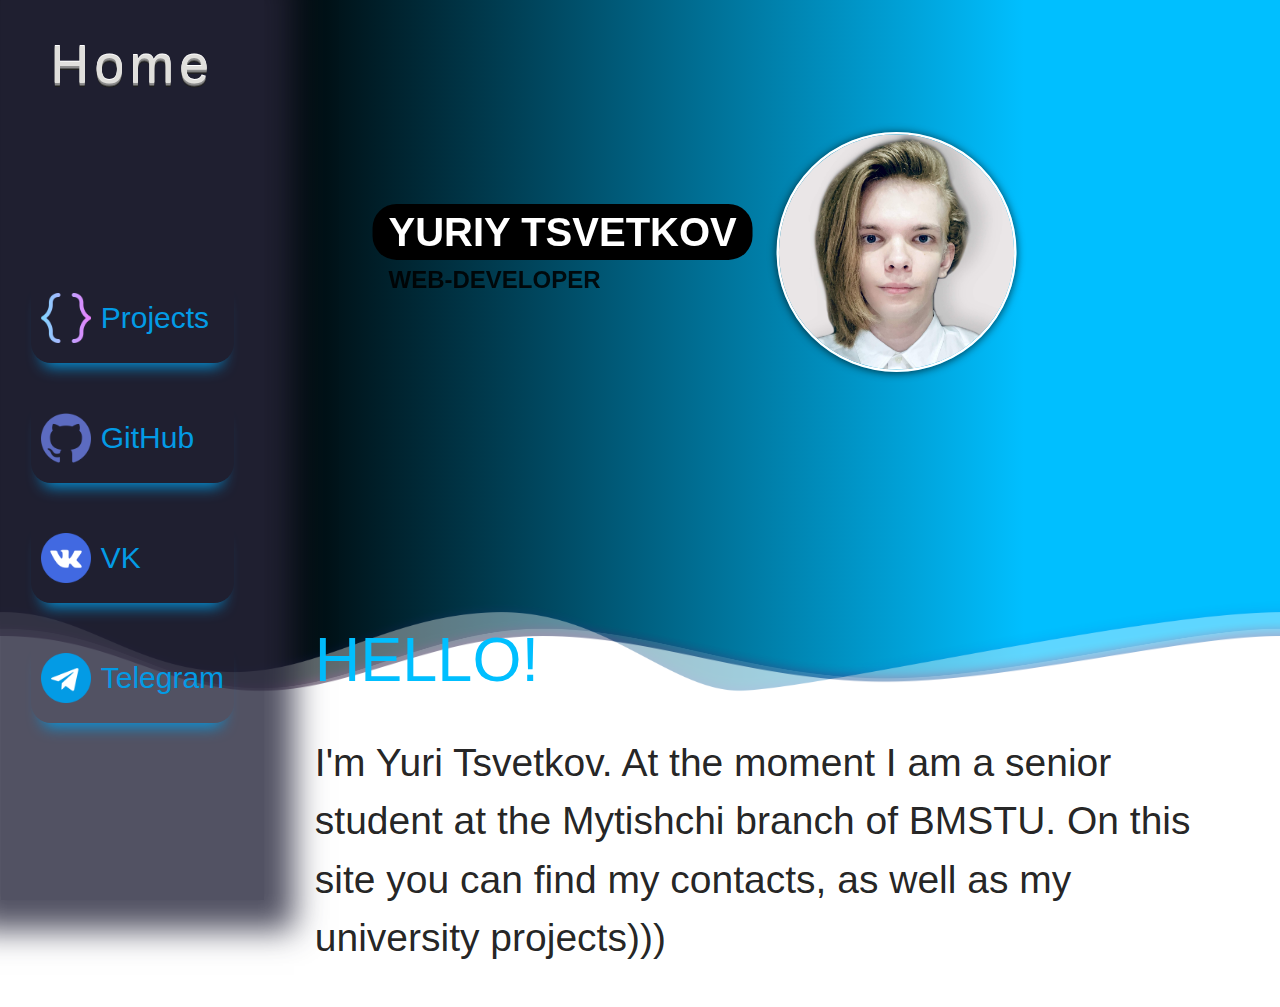
<file: spo_10/index.html>
<!DOCTYPE html>
<html lang="en">
<head>
    <meta charset="UTF-8">
    <title>UriStrix web-page</title>
</head>
<body>
<link rel="stylesheet" type="text/css" href="style.css">
<link rel="stylesheet" href="https://cdnjs.cloudflare.com/ajax/libs/materialize/1.0.0/css/materialize.min.css">

    <div class="waveWrapper waveAnimation">
        <div class="waveWrapperInner bgTop">
            <div class="wave waveTop" style="background-image: url('img/wave-top.png')"></div>
        </div>
        <div class="waveWrapperInner bgMiddle">
            <div class="wave waveMiddle" style="background-image: url('img/wave-mid.png')"></div>
        </div>
        <div class="waveWrapperInner bgBottom">
            <div class="wave waveBottom" style="background-image: url('img/wave-bot.png')"></div>
        </div>
    </div>

    <div class="page">
        <div class="bar">
            <h2 class="home" style="justify-self: center">Home</h2>
            <div style="justify-self: center" >
                <a class="links" href="./projects.html">
                    <div class="flex">
                        <img src="img/programming.png" class="img-link" alt="">
                        Projects
                    </div>
                </a>
                <a class="links" href="https://github.com/Uristrix">
                    <div class="flex">
                        <img src="img/github (1).png" class="img-link" alt="">
                        GitHub
                    </div>
                </a>
                <a class="links" href="https://vk.com/dead_insidicks">
                    <div class="flex">
                        <img src="img/vk (1).png" class="img-link" alt="">
                        VK
                    </div>
                </a>
                <a class="links" href="https://tlgg.ru/UriyTsvetkov">
                    <div class="flex">
                        <img src="img/telegram (1).png" class="img-link" alt="">
                        Telegram
                    </div>
                </a>
            </div>
        </div>


        <div class = "title">
            <div class="texts">
                <div class="text">Yuriy Tsvetkov</div>
                <div class="low">Web-developer</div>
            </div>
            <img class="circle response-img pic" src="img/iam.jpg" alt="">
        </div>

        <div class="info">
            <h1 style="color: deepskyblue">HELLO!</h1>
            <p style="font-size: 1em;">
                I'm Yuri Tsvetkov.
                At the moment I am a senior student at the Mytishchi branch of BMSTU.
                On this site you can find my contacts, as well as my university projects)))
            </p>
        </div>
    </div>

</body>
</html>
</file>
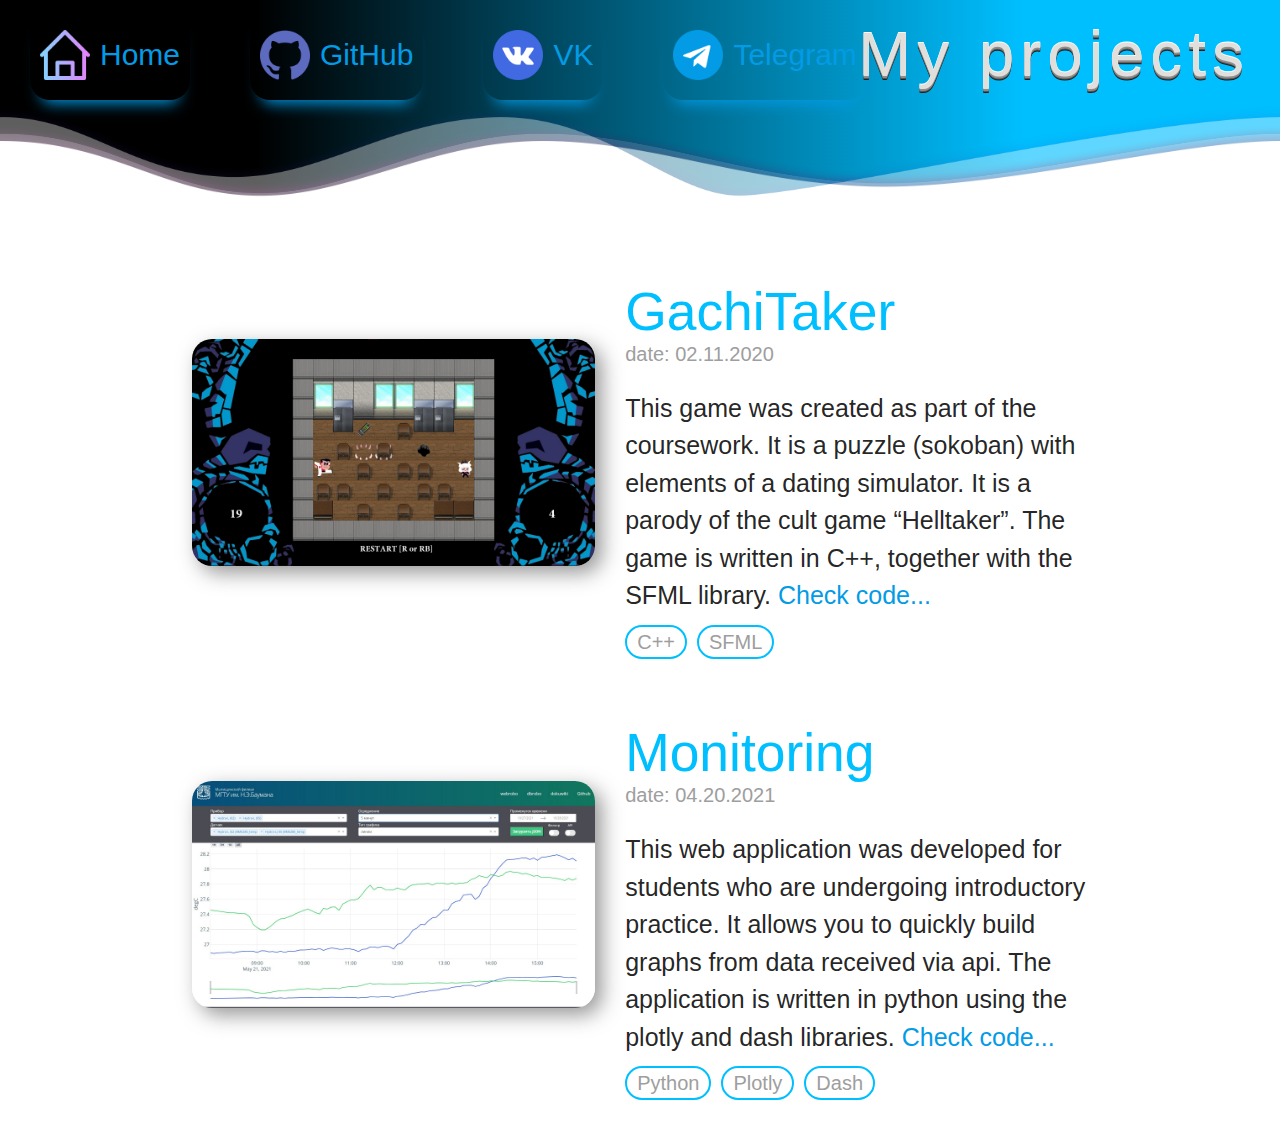
<file: spo_10/projects.html>
<!DOCTYPE html>
<html lang="en">
<head>
    <meta charset="UTF-8">
    <title>UriStrix_Projects</title>
</head>
<body>
<link rel="stylesheet" type="text/css" href="style.css">
<link rel="stylesheet" href="https://cdnjs.cloudflare.com/ajax/libs/materialize/1.0.0/css/materialize.min.css">

<div class="waveWrapper waveAnimation">
    <div class="waveWrapperInner bgTop" style="height: 25%">
        <div class="wave waveTop" style="background-image: url('img/wave-top.png')"></div>
    </div>
    <div class="waveWrapperInner bgMiddle" style="height: 25%">
        <div class="wave waveMiddle" style="background-image: url('img/wave-mid.png')"></div>
    </div>
    <div class="waveWrapperInner bgBottom" style="height: 25%">
        <div class="wave waveBottom" style="background-image: url('img/wave-bot.png')"></div>
    </div>
</div>

<div class="page2">
    <div style="display: flex; justify-content: space-between; margin-bottom: 13vh;">
        <div class="navbar">
            <a class="links" href="./index.html">
                <div class="flex">
                    <img src="img/home.png" class="img-link" alt="">
                    Home
                </div>
            </a>
            <a class="links" href="https://github.com/Uristrix">
                <div class="flex">
                    <img src="img/github (1).png" class="img-link" alt="">
                    GitHub
                </div>
            </a>
            <a class="links" href="https://vk.com/dead_insidicks">
                <div class="flex">
                    <img src="img/vk (1).png" class="img-link" alt="">
                    VK
                </div>
            </a>
            <a class="links" href="https://tlgg.ru/UriyTsvetkov">
                <div class="flex">
                    <img src="img/telegram (1).png" class="img-link" alt="">
                    Telegram
                </div>
            </a>
        </div>
        <h1 class="flex home " style="margin: -20px 30px 0 0;" >My projects</h1>
    </div>

    <div class="projects">
        <div class="flex element">
            <img src="img/helltaker.jpg" class="pr_img" alt="">
            <div>
                <h2 style="color: deepskyblue">GachiTaker</h2>
                <h6 class="subtext" style="margin-top: -20px">date: 02.11.2020</h6>
                <p>
                    This game was created as part of the coursework.
                    It is a puzzle (sokoban) with elements of a dating simulator.
                    It is a parody of the cult game “Helltaker”.
                    The game is written in C++, together with the SFML library.
                    <a href="https://github.com/Uristrix/GachiTeher">Check code...</a>
                </p>
                <div class="flex">
                    <div class="subtext box">C++</div>
                    <div class="subtext box">SFML</div>
                </div>
            </div>
        </div>

        <div class="flex element">
            <img src="img/practice_plot.jpg" class="pr_img" alt="">
            <div>
                <h2 style="color: deepskyblue">Monitoring</h2>
                <h6 class="subtext" style="margin-top: -20px">date: 04.20.2021</h6>
                <p>
                    This web application was developed for students who are undergoing introductory practice.
                    It allows you to quickly build graphs from data received via api.
                    The application is written in python using the plotly and dash libraries.
                    <a href="https://github.com/Uristrix/monitoring">Check code...</a>
                </p>
                <div class="flex">
                    <div class="subtext box">Python</div>
                    <div class="subtext box">Plotly</div>
                    <div class="subtext box">Dash</div>
                </div>
            </div>
        </div>
    </div>
</div>


</body>
</html>
</file>
<file: spo_10/style.css>
@keyframes move_wave {
    0% {transform: translateX(0) translateZ(0) scaleY(1)}
    50% {transform: translateX(-25%) translateZ(0) scaleY(0.55)}
    100% {transform: translateX(-50%) translateZ(0) scaleY(1)}
}
.waveWrapper {
    overflow: hidden;
    position: absolute;
    left: 0;
    right: 0;
    bottom: 0;
    top: 0;
    margin: auto;
}
.waveWrapperInner {
    position: absolute;
    width: 100%;
    overflow: hidden;
    height: 60%;
    //bottom: -1px;
    background-image: linear-gradient(to left, deepskyblue 20%,  rgb(0,0,0) 80%);
}
/*"#27273c"*/
.bgTop {
    z-index: -5;
    opacity: 0.5;
}
.bgMiddle {
    z-index: -10;
    opacity: 0.75;
}
.bgBottom {
    z-index: -15;
}
.wave {
    position: absolute;
    left: 0;
    width: 200%;
    height: 100%;
    background-repeat: repeat no-repeat;
    background-position: 0 bottom;
    transform-origin: center bottom;
}
.waveTop {
    background-size: 50% 100px;
}
.waveAnimation .waveTop {
    animation: move-wave 3s;
    -webkit-animation: move-wave 3s;
    -webkit-animation-delay: 1s;
    animation-delay: 1s;
}
.waveMiddle {
    background-size: 50% 120px;
}
.waveAnimation .waveMiddle {
    animation: move_wave 10s linear infinite;
}
.waveBottom {
    background-size: 50% 100px;
}
.waveAnimation .waveBottom {
    animation: move_wave 15s linear infinite;
}
/*//////////////////////////////////////////////////////////////*/
.pic{
    border:3px solid #FFF;
    box-shadow:0 1px 10px rgba(0,0,0,.7);
    width:300px;
    height:300px;
    z-index: 10;
}
.img-link
{
    padding-right: -10px;
    margin-right: 10px;
    height: 50px;
    width: 50px;
}
.title {
    grid-column: 2 / -1;
    grid-row: 1 / 2;

    display: flex;
    justify-content: flex-end;
    justify-self: right;
    align-items: center;
    margin-right: 7vw;
    z-index: 10;

}
.texts{
   padding: 30px;
}
.text {
    grid-column: 3 / 4;
    grid-row: 1 / 2;
    font-weight: bold;
    font-size: 50px;
    line-height: 50px;
    text-transform: uppercase;
    background: black;
    color: #FFF;
    mix-blend-mode: multiply;
    padding: 10px 20px;
    border-radius: 30px;
    /*display: inline-block;*/
    /*text-shadow: 0 0 8px rgba(0,0,0,5), 0 2px 4px rgba(0,0,0,0.7);*/
}
.low{
    font-weight: bold;
    font-size: 30px;
    line-height: 50px;
    text-transform: uppercase;
    padding: 0 20px;
}
.page
{
    display: inline-grid;
    grid-template-columns: 0.6fr 1.6fr 0.7fr;
    grid-template-rows: 1fr 1fr;
    justify-items: center;
}

.bar
{
    display: grid;
    background:rgba(39, 39, 60, 0.8);
    height: 100vh;
    grid-column: 1 / 2;
    grid-row: 1 / 4;

    box-shadow: 0 0 30px 30px rgba(39, 39, 60, 0.80);
    z-index: 10;
}

.info
{
    padding: 80px 50px 0 50px;
    grid-column: 2 / -1;
    grid-row: 2 / 2;
    font-size: 39px;
}
.links
{
    display: block;
    font-size: 2em;
    line-height: 30px;
    margin: 10px 30px 30px 30px;
    padding: 20px 10px;
    border-radius: 20px;
    //background: rgba(255, 255, 255, 0.1);
    box-shadow: 0 0.5em 0.5em -0.4em
}
.links:hover
 {
     transition: 0.5s;
     box-shadow: 0 0.5em 0.5em -0.15em
 }
.flex
{
    display: flex;
    justify-content: start;
    align-items: center;
}
.home
{
    justify-content: center;
    color: #e0dfdc;
    letter-spacing: .1em;
    text-shadow:
            0 -1px 0 #fff,
            0 1px 0 #8e8e8e,
            0 2px 0 #8b8b8b,
            0 3px 0 #555555,
            0 4px 0 #1f1f1f;
            /*0 5px 0 #262626,*/
            /*0 6px 0 #242424,*/
            /*0 7px 0 #222,*/
            /*0 8px 0 #202020,*/
            /*0 9px 0 #1e1e1e,*/
            /*0 10px 0 #1c1c1c,*/
            /*0 11px 0 #1a1a1a,*/
            /*0 12px 0 #181818,*/
            /*0 13px 0 #161616,*/
            /*0 14px 0 #141414,*/
            /*0 15px 0 #121212,*/
            /*0 22px 30px rgba(0, 0, 0, 0.9);*/
}

@media screen and (max-width: 1000px) {
    .title
    {
        justify-self: center;
        flex-direction: column;
        margin: auto;
    }
    .texts
    {
        text-align: center;
    }
}
@media screen and (max-height: 900px){
    /*.bar{*/
    /*    height: 100vh;*/
    /*    }*/
    .waveWrapperInner {
        height: 80%;
    }

    .title
    {
        transform: scale(0.8);
        margin-right: auto;
    }

}
/*/////////////////////////////////////////////////////////////////////////////////////*/
.page2
{
    display: flex;
    flex-direction: column;
    justify-content: start;
}
.navbar
{
    z-index: 10;
    display: flex;
    justify-content:left;
    align-items: center;
    max-width: 25%;
}
.projects
{
    width: 70%;
    margin: auto;
    z-index: 10;
}
.element
{
    height: 75%;
    margin-bottom: 30px;
}
.pr_img
{
    box-shadow: 7px 7px 20px 0 rgba(50, 50, 50, 0.5);
    padding-right: -30px;
    margin-right: 30px;
    border-radius: 20px;
    height: 45%;
    width: 45%;
}
.subtext
{
    font-size: 20px;
    color: #9e9e9e;
}
.box
{
    border: 2px solid deepskyblue;
    border-radius: 20px;
    margin: -15px 10px 0 0;
    padding: 0 10px 0 10px;
}

@media screen and (max-width: 1400px) {
    /*.waveWrapperInner {*/
    /*    height: 30%;*/
    /*}*/
}
body
{
    font-family: Tahoma, sans-serif;
    -webkit-touch-callout: none;
    -webkit-user-select: none;
    -moz-user-select: none;
    -ms-user-select: none;
    user-select: none;

}
p{font-size: 25px;}
</file>
